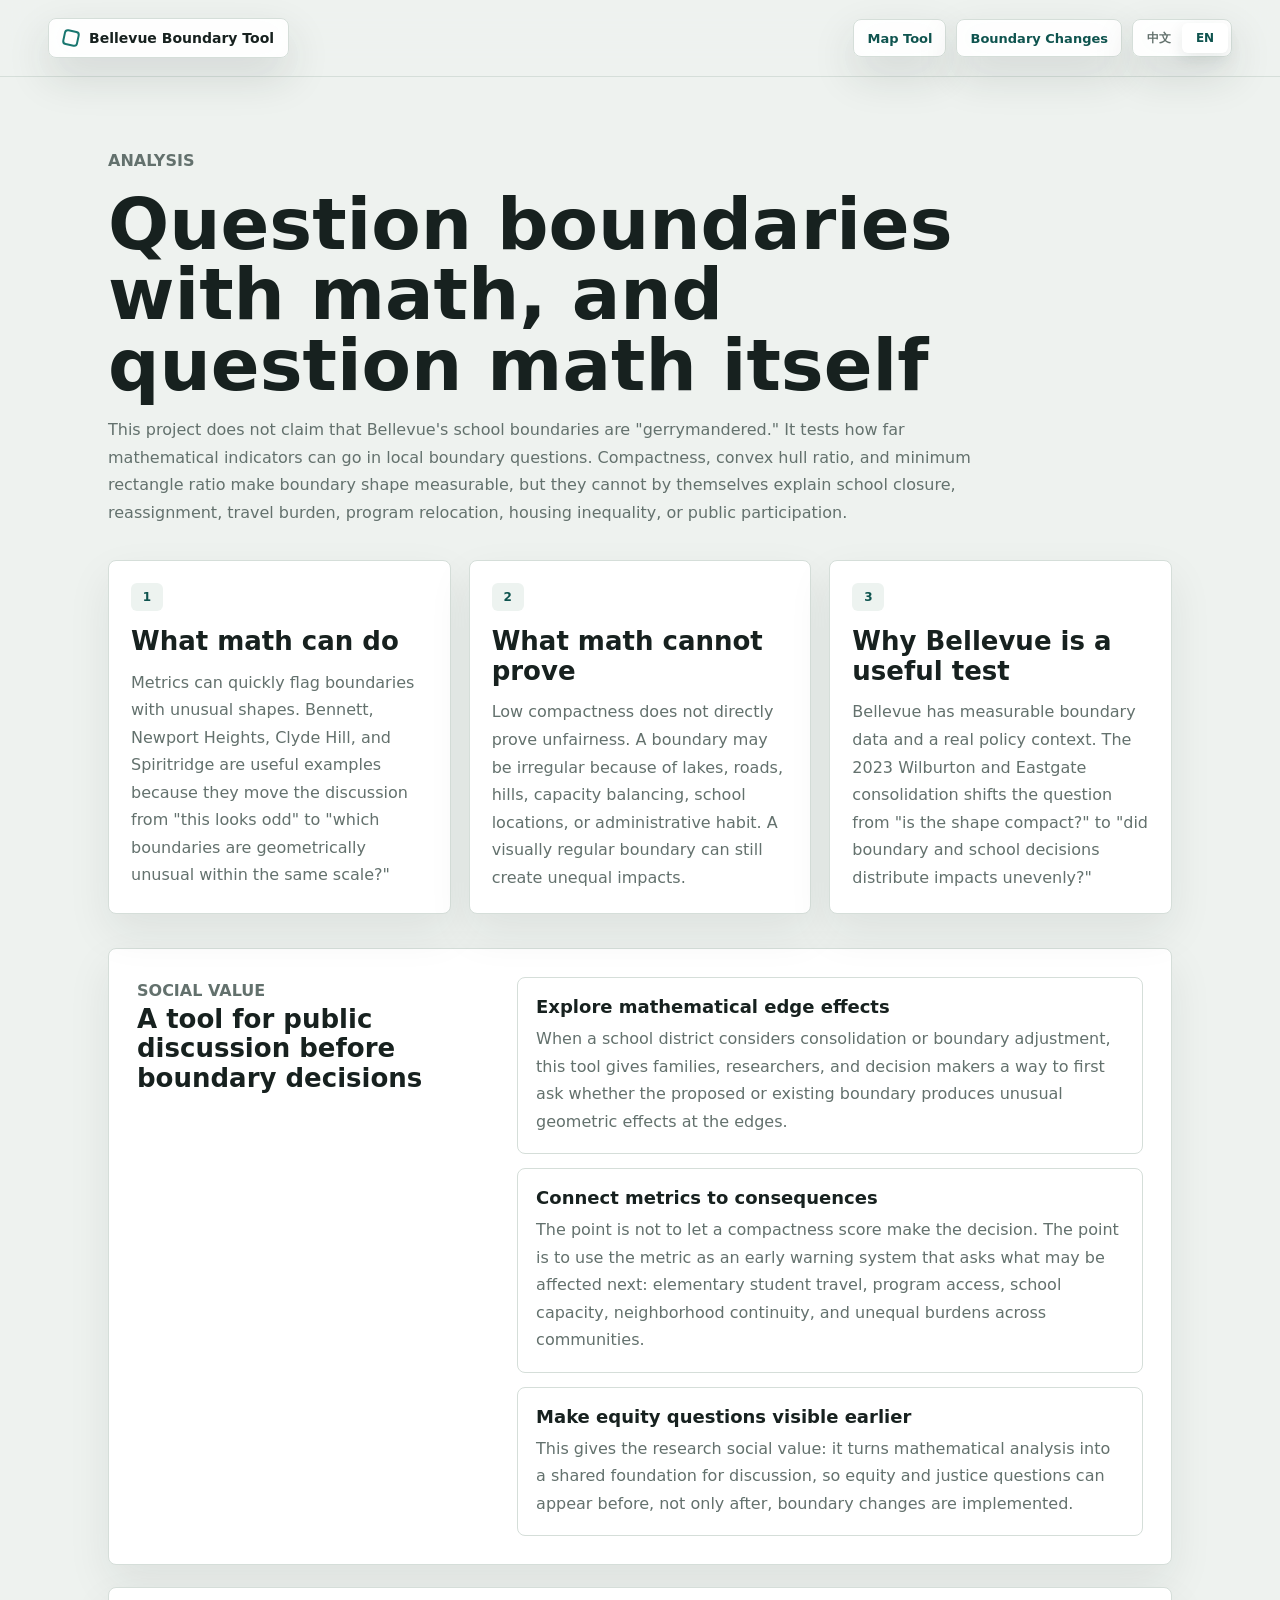
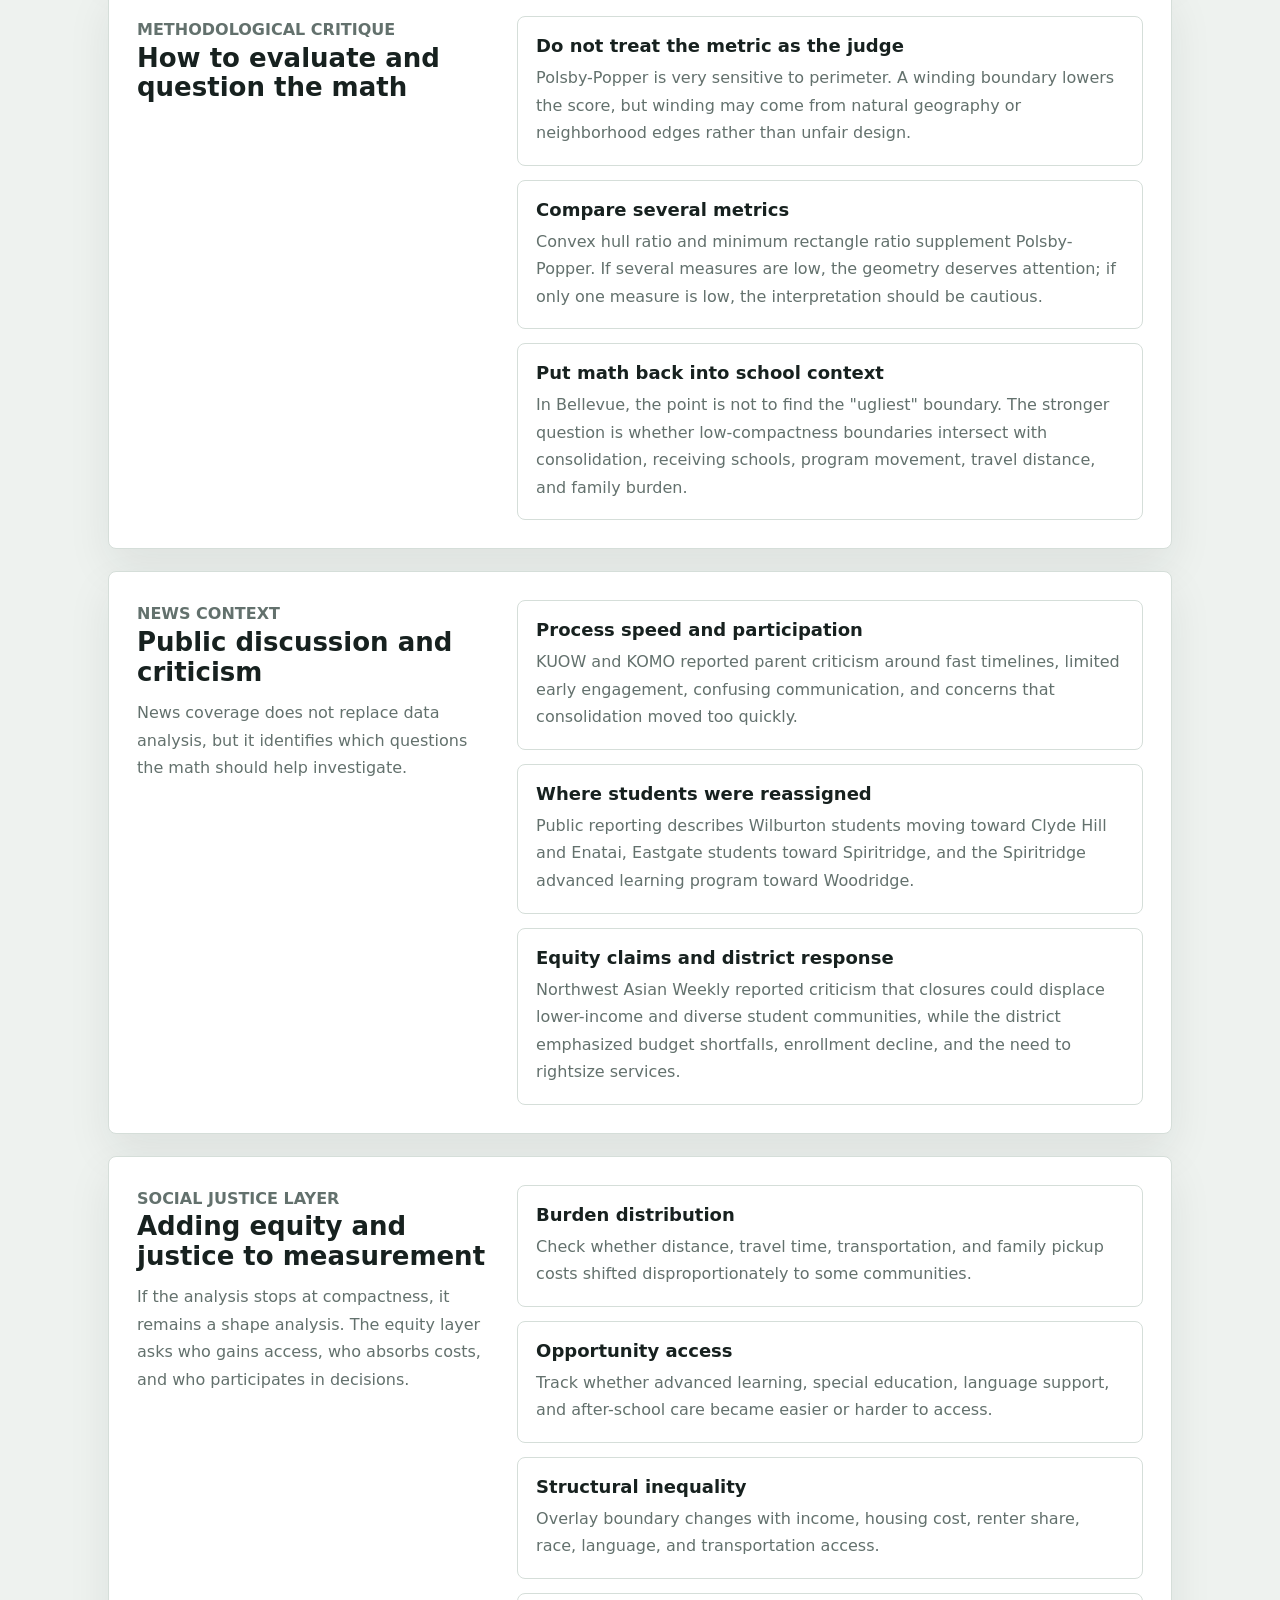
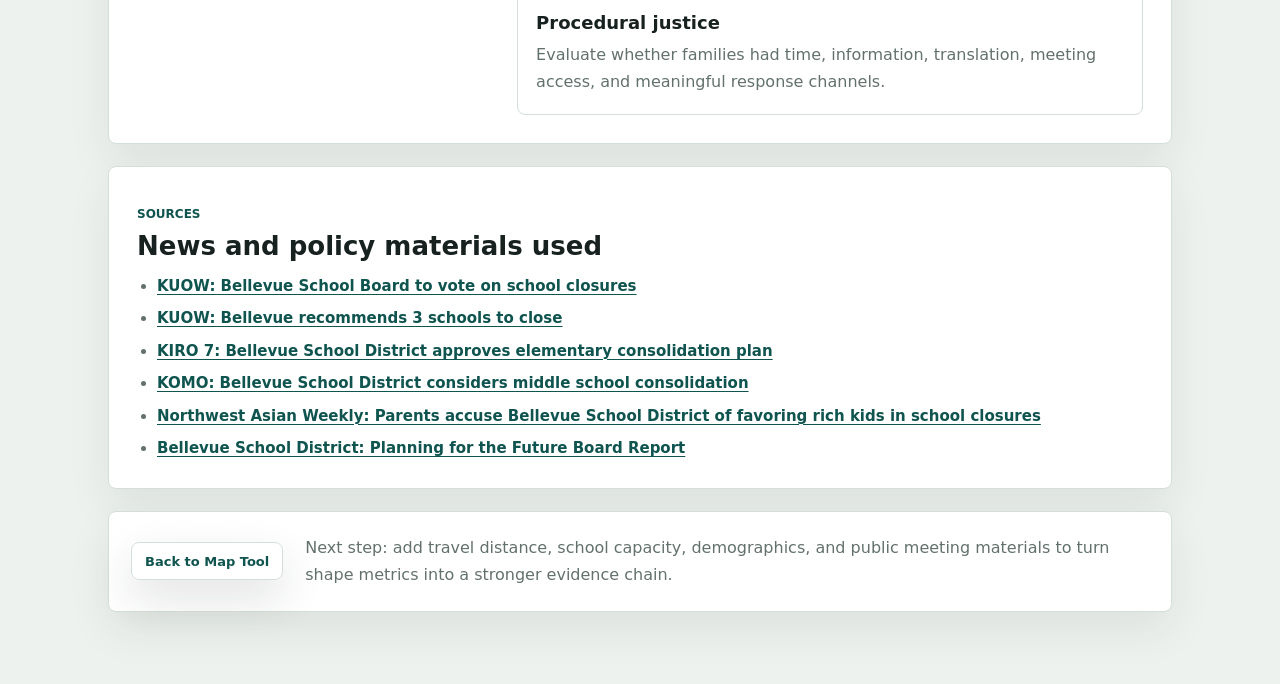
<file: analysis.html>
<!doctype html>
<html lang="en">
  <head>
    <meta charset="utf-8" />
    <meta name="viewport" content="width=device-width, initial-scale=1" />
    <title>Boundary Metrics Analysis and Critique</title>
    <link rel="stylesheet" href="styles.css?v=lang-toggle-1" />
  </head>
  <body class="analysis-page" data-zh-title="边界指标分析与批判">
    <header class="analysis-header">
      <a class="brand" href="index.html" aria-label="Back to Bellevue Boundary Tool">
        <span class="brand-mark"></span>
        <span data-en="Bellevue Boundary Tool" data-zh="Bellevue 边界工具">Bellevue Boundary Tool</span>
      </a>
      <div class="change-nav">
        <a class="nav-link" href="index.html" data-en="Map Tool" data-zh="地图工具">Map Tool</a>
        <a class="nav-link" href="changes.html" data-en="Boundary Changes" data-zh="边界变化">Boundary Changes</a>
        <div class="language-toggle" role="group" aria-label="Language switcher">
          <button class="language-button" type="button" data-lang="zh">中文</button>
          <button class="language-button active" type="button" data-lang="en">EN</button>
        </div>
      </div>
    </header>

    <main class="analysis-main">
      <section class="analysis-hero">
        <p class="eyeline" data-en="Analysis" data-zh="分析">Analysis</p>
        <h1 data-en="Question boundaries with math, and question math itself" data-zh="用数学质疑边界，也质疑数学本身">Question boundaries with math, and question math itself</h1>
        <p class="lang-en">
          This project does not claim that Bellevue's school boundaries are "gerrymandered." It tests how far mathematical indicators can go in local boundary questions. Compactness, convex hull ratio, and minimum rectangle ratio make boundary shape measurable, but they cannot by themselves explain school closure, reassignment, travel burden, program relocation, housing inequality, or public participation.
        </p>
        <p class="lang-zh zh-text">
          这个项目不是要证明 Bellevue 学区边界被“操纵”，而是测试数学指标在地方边界问题中能走多远。紧凑度、凸包比例、最小矩形比例可以把边界形状变成可比较的证据，但它们不能单独解释学校关闭、学生重新分配、通勤负担、项目迁移、住房差异或公共参与。
        </p>
      </section>

      <section class="argument-grid">
        <article>
          <span>1</span>
          <h2 data-en="What math can do" data-zh="数学能做什么">What math can do</h2>
          <p class="lang-en">Metrics can quickly flag boundaries with unusual shapes. Bennett, Newport Heights, Clyde Hill, and Spiritridge are useful examples because they move the discussion from "this looks odd" to "which boundaries are geometrically unusual within the same scale?"</p>
          <p class="lang-zh zh-text">数学指标可以快速标记形状异常的边界。例如 Bennett、Newport Heights、Clyde Hill 和 Spiritridge 能把讨论从“感觉边界奇怪”转为“哪些边界在同一尺度下显著不规则”。</p>
        </article>
        <article>
          <span>2</span>
          <h2 data-en="What math cannot prove" data-zh="数学不能证明什么">What math cannot prove</h2>
          <p class="lang-en">Low compactness does not directly prove unfairness. A boundary may be irregular because of lakes, roads, hills, capacity balancing, school locations, or administrative habit. A visually regular boundary can still create unequal impacts.</p>
          <p class="lang-zh zh-text">低紧凑度不能直接证明不公平。边界可能因为湖泊、道路、山坡、容量平衡、校舍位置或行政习惯而不规则；反过来，规则边界也可能造成不均等影响。</p>
        </article>
        <article>
          <span>3</span>
          <h2 data-en="Why Bellevue is a useful test" data-zh="为什么 Bellevue 适合作为案例">Why Bellevue is a useful test</h2>
          <p class="lang-en">Bellevue has measurable boundary data and a real policy context. The 2023 Wilburton and Eastgate consolidation shifts the question from "is the shape compact?" to "did boundary and school decisions distribute impacts unevenly?"</p>
          <p class="lang-zh zh-text">Bellevue 同时有可测量的边界数据和真实政策语境。2023 年 Wilburton 与 Eastgate 的整合，使问题从“形状是否紧凑”转为“边界和学校决策是否把影响不均等地分配给不同家庭”。</p>
        </article>
      </section>

      <section class="analysis-section">
        <div>
          <p class="eyeline" data-en="Social Value" data-zh="社会价值">Social Value</p>
          <h2 data-en="A tool for public discussion before boundary decisions" data-zh="一个用于学区调整前公共讨论的工具">A tool for public discussion before boundary decisions</h2>
        </div>
        <div class="critique-list">
          <article>
            <h3 data-en="Explore mathematical edge effects" data-zh="探索数学上的边缘影响">Explore mathematical edge effects</h3>
            <p class="lang-en">When a school district considers consolidation or boundary adjustment, this tool gives families, researchers, and decision makers a way to first ask whether the proposed or existing boundary produces unusual geometric effects at the edges.</p>
            <p class="lang-zh zh-text">当学区考虑合并或调整边界时，这个工具至少提供了一个探索入口：让家庭、研究者和决策者先看到现有或拟议边界是否在数学上产生了一些边缘效应。</p>
          </article>
          <article>
            <h3 data-en="Connect metrics to consequences" data-zh="把指标连接到后果">Connect metrics to consequences</h3>
            <p class="lang-en">The point is not to let a compactness score make the decision. The point is to use the metric as an early warning system that asks what may be affected next: elementary student travel, program access, school capacity, neighborhood continuity, and unequal burdens across communities.</p>
            <p class="lang-zh zh-text">重点不是让紧凑度分数替我们做决定，而是把指标作为早期提醒：它提示我们继续追问，哪些东西可能被影响，比如小学生通勤、项目可达性、学校容量、社区连续性，以及不同社区承担的负担是否不平等。</p>
          </article>
          <article>
            <h3 data-en="Make equity questions visible earlier" data-zh="更早看见公平问题">Make equity questions visible earlier</h3>
            <p class="lang-en">This gives the research social value: it turns mathematical analysis into a shared foundation for discussion, so equity and justice questions can appear before, not only after, boundary changes are implemented.</p>
            <p class="lang-zh zh-text">这正是这个研究的社会价值：它把数学分析转化为一个共同讨论的基础，让公平正义问题能够在边界变化实施之前就被看见，而不是等影响发生之后才被讨论。</p>
          </article>
        </div>
      </section>

      <section class="analysis-section">
        <div>
          <p class="eyeline" data-en="Methodological Critique" data-zh="方法批判">Methodological Critique</p>
          <h2 data-en="How to evaluate and question the math" data-zh="怎样评价并质疑这些数学分析">How to evaluate and question the math</h2>
        </div>
        <div class="critique-list">
          <article>
            <h3 data-en="Do not treat the metric as the judge" data-zh="不要把指标当作裁判">Do not treat the metric as the judge</h3>
            <p class="lang-en">Polsby-Popper is very sensitive to perimeter. A winding boundary lowers the score, but winding may come from natural geography or neighborhood edges rather than unfair design.</p>
            <p class="lang-zh zh-text">Polsby-Popper 对周长非常敏感。边界越曲折，分数越低，但曲折可能来自自然地理或街区边缘，不一定来自不公平设计。</p>
          </article>
          <article>
            <h3 data-en="Compare several metrics" data-zh="比较多个指标">Compare several metrics</h3>
            <p class="lang-en">Convex hull ratio and minimum rectangle ratio supplement Polsby-Popper. If several measures are low, the geometry deserves attention; if only one measure is low, the interpretation should be cautious.</p>
            <p class="lang-zh zh-text">凸包比例和最小矩形比例可以补充 Polsby-Popper。如果多个指标都低，几何异常更值得关注；如果只有一个指标低，就需要谨慎解释。</p>
          </article>
          <article>
            <h3 data-en="Put math back into school context" data-zh="把数学放回学区语境">Put math back into school context</h3>
            <p class="lang-en">In Bellevue, the point is not to find the "ugliest" boundary. The stronger question is whether low-compactness boundaries intersect with consolidation, receiving schools, program movement, travel distance, and family burden.</p>
            <p class="lang-zh zh-text">对 Bellevue 来说，重点不是找“最丑”的边界，而是看低紧凑度边界是否与学校整合、接收学校、项目迁移、交通距离和家庭负担相交叉。</p>
          </article>
        </div>
      </section>

      <section class="analysis-section">
        <div>
          <p class="eyeline" data-en="News Context" data-zh="新闻语境">News Context</p>
          <h2 data-en="Public discussion and criticism" data-zh="公共讨论与批评">Public discussion and criticism</h2>
          <p class="lang-en">News coverage does not replace data analysis, but it identifies which questions the math should help investigate.</p>
          <p class="lang-zh zh-text">新闻报道不能替代数据分析，但它能告诉我们应该用数学指标去追问哪些问题。</p>
        </div>
        <div class="critique-list">
          <article>
            <h3 data-en="Process speed and participation" data-zh="流程速度与参与">Process speed and participation</h3>
            <p class="lang-en">KUOW and KOMO reported parent criticism around fast timelines, limited early engagement, confusing communication, and concerns that consolidation moved too quickly.</p>
            <p class="lang-zh zh-text">KUOW 和 KOMO 报道了家长对关闭时间线过快、早期参与不足、沟通混乱和推进过快的批评。</p>
          </article>
          <article>
            <h3 data-en="Where students were reassigned" data-zh="学生被分到哪里">Where students were reassigned</h3>
            <p class="lang-en">Public reporting describes Wilburton students moving toward Clyde Hill and Enatai, Eastgate students toward Spiritridge, and the Spiritridge advanced learning program toward Woodridge.</p>
            <p class="lang-zh zh-text">公开报道显示，Wilburton 学生转向 Clyde Hill 与 Enatai，Eastgate 学生转向 Spiritridge，Spiritridge 的高级学习项目迁往 Woodridge。</p>
          </article>
          <article>
            <h3 data-en="Equity claims and district response" data-zh="公平性指控与学区回应">Equity claims and district response</h3>
            <p class="lang-en">Northwest Asian Weekly reported criticism that closures could displace lower-income and diverse student communities, while the district emphasized budget shortfalls, enrollment decline, and the need to rightsize services.</p>
            <p class="lang-zh zh-text">Northwest Asian Weekly 报道了关于低收入和多元学生群体被迁出的批评；学区则强调预算短缺、入学人数下降和维持服务所需的 rightsizing。</p>
          </article>
        </div>
      </section>

      <section class="analysis-section">
        <div>
          <p class="eyeline" data-en="Social Justice Layer" data-zh="社会公平层">Social Justice Layer</p>
          <h2 data-en="Adding equity and justice to measurement" data-zh="把公平正义加入测量">Adding equity and justice to measurement</h2>
          <p class="lang-en">If the analysis stops at compactness, it remains a shape analysis. The equity layer asks who gains access, who absorbs costs, and who participates in decisions.</p>
          <p class="lang-zh zh-text">如果分析停留在紧凑度，它仍然只是形状分析。公平正义层要求我们追问：谁获得机会，谁承担成本，谁参与决策。</p>
        </div>
        <div class="critique-list">
          <article>
            <h3 data-en="Burden distribution" data-zh="负担分配">Burden distribution</h3>
            <p class="lang-en">Check whether distance, travel time, transportation, and family pickup costs shifted disproportionately to some communities.</p>
            <p class="lang-zh zh-text">检查距离、通勤时间、交通方式和家庭接送成本是否被不成比例地转移到某些社区。</p>
          </article>
          <article>
            <h3 data-en="Opportunity access" data-zh="机会可达性">Opportunity access</h3>
            <p class="lang-en">Track whether advanced learning, special education, language support, and after-school care became easier or harder to access.</p>
            <p class="lang-zh zh-text">追踪高级学习、特殊教育、语言支持和课后照护等项目是否变得更容易或更难获得。</p>
          </article>
          <article>
            <h3 data-en="Structural inequality" data-zh="结构性差异">Structural inequality</h3>
            <p class="lang-en">Overlay boundary changes with income, housing cost, renter share, race, language, and transportation access.</p>
            <p class="lang-zh zh-text">将边界变化与收入、住房成本、租房比例、族裔、语言和交通可达性叠加。</p>
          </article>
          <article>
            <h3 data-en="Procedural justice" data-zh="程序正义">Procedural justice</h3>
            <p class="lang-en">Evaluate whether families had time, information, translation, meeting access, and meaningful response channels.</p>
            <p class="lang-zh zh-text">评价家庭是否有足够时间、信息、翻译、会议渠道和真实反馈机会。</p>
          </article>
        </div>
      </section>

      <section class="source-section">
        <p class="eyeline" data-en="Sources" data-zh="来源">Sources</p>
        <h2 data-en="News and policy materials used" data-zh="引入的新闻与政策材料">News and policy materials used</h2>
        <ul>
          <li><a href="https://www.kuow.org/stories/bellevue-school-board-to-vote-on-school-closures" target="_blank" rel="noreferrer">KUOW: Bellevue School Board to vote on school closures</a></li>
          <li><a href="https://www.kuow.org/stories/bellevue-school-district-recommends-closing-3-schools" target="_blank" rel="noreferrer">KUOW: Bellevue recommends 3 schools to close</a></li>
          <li><a href="https://www.kiro7.com/news/local/bellevue-school-district-board-vote-elementary-consolidation-plan-thursday/BTO5XX7VUFHQTOV3DJOUIUM2AU/" target="_blank" rel="noreferrer">KIRO 7: Bellevue School District approves elementary consolidation plan</a></li>
          <li><a href="https://komonews.com/news/local/bellevue-school-district-consolidation-middle-schools-elementary-wilburton-eastgate-close-meetings-sixth-seventh-eighth-grade-enrollment-new-program-increase-calendar-schedule" target="_blank" rel="noreferrer">KOMO: Bellevue School District considers middle school consolidation</a></li>
          <li><a href="https://nwasianweekly.com/2023/08/parents-accuse-bellevue-school-district-of-favoring-rich-kids-in-school-closures/" target="_blank" rel="noreferrer">Northwest Asian Weekly: Parents accuse Bellevue School District of favoring rich kids in school closures</a></li>
          <li><a href="https://go.boarddocs.com/wa/bsd405/Board.nsf/files/CNW2UL03E3E8/%24file/Planning%20for%20the%20Future%20Board%20Report.pdf" target="_blank" rel="noreferrer">Bellevue School District: Planning for the Future Board Report</a></li>
        </ul>
      </section>

      <section class="analysis-footer">
        <a class="nav-link" href="index.html" data-en="Back to Map Tool" data-zh="返回地图工具">Back to Map Tool</a>
        <p class="lang-en">Next step: add travel distance, school capacity, demographics, and public meeting materials to turn shape metrics into a stronger evidence chain.</p>
        <p class="lang-zh zh-text">下一步：加入通勤距离、学校容量、人口结构和公共会议材料，把形状指标转化为更强的证据链。</p>
      </section>
    </main>
    <script src="page-lang.js?v=lang-toggle-1"></script>
  </body>
</html>
</file>
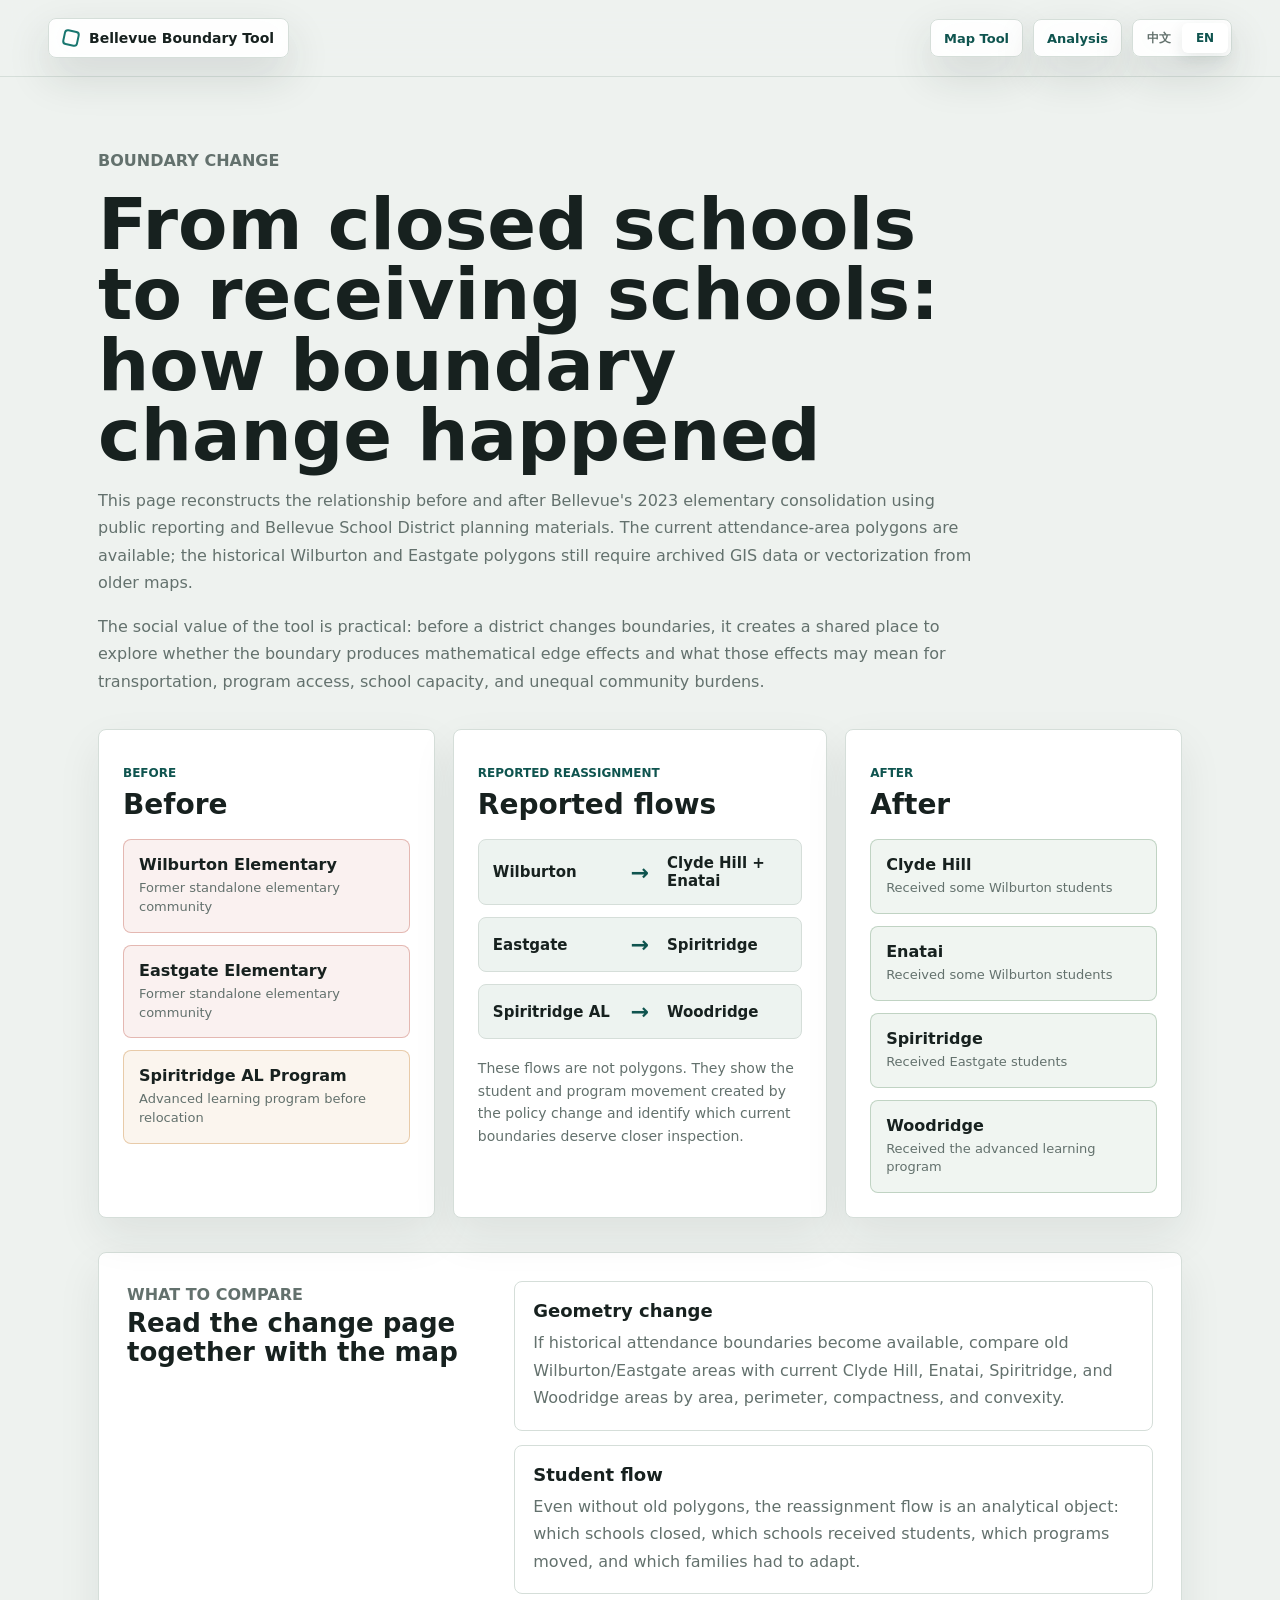
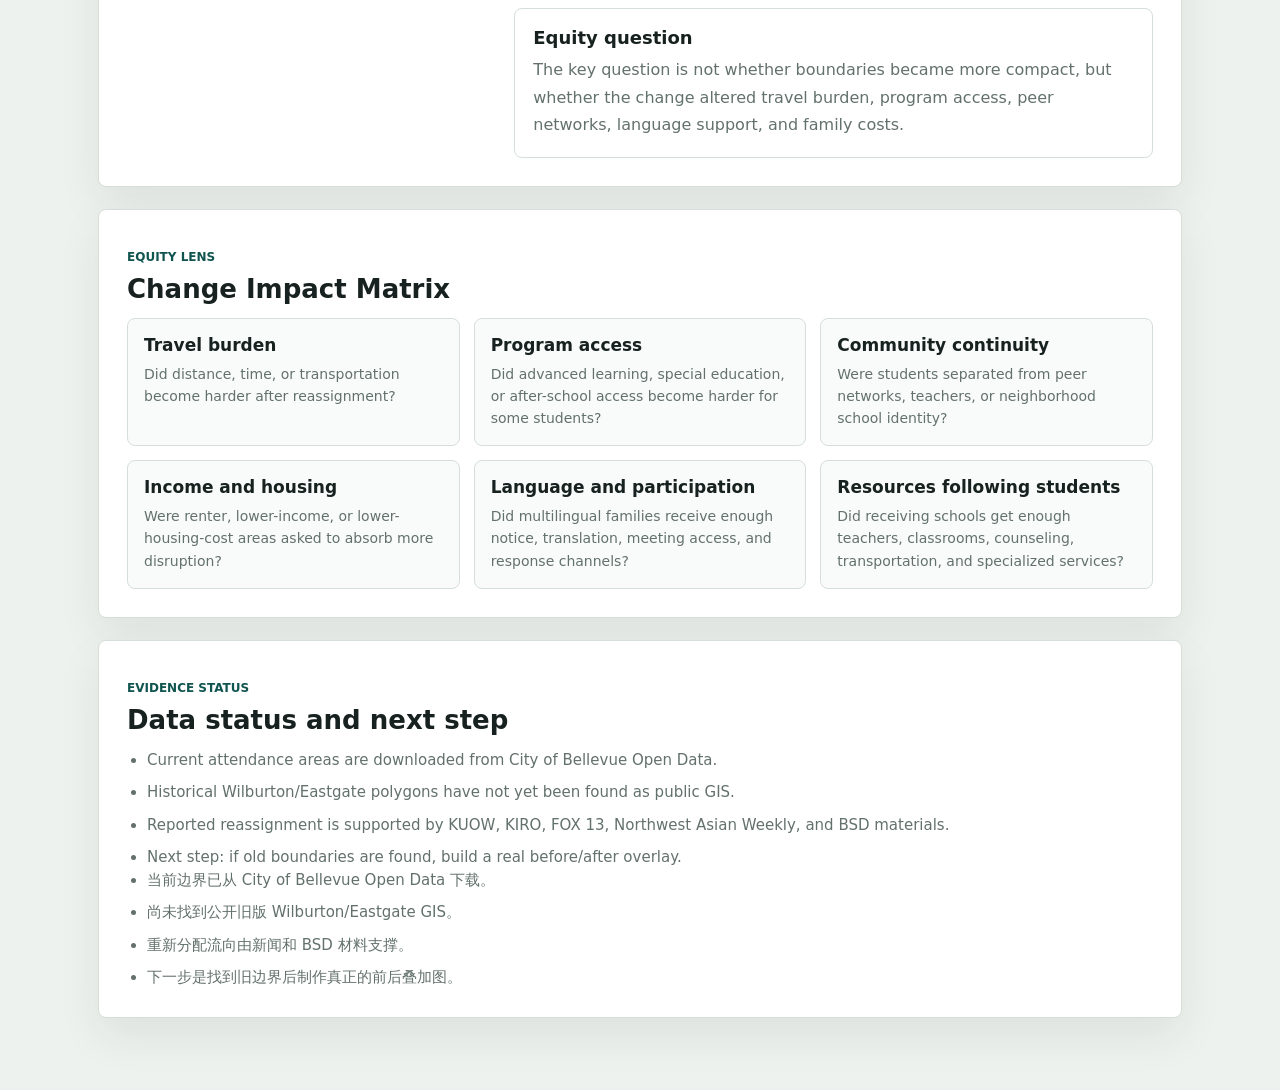
<file: changes.html>
<!doctype html>
<html lang="en">
  <head>
    <meta charset="utf-8" />
    <meta name="viewport" content="width=device-width, initial-scale=1" />
    <title>Bellevue Boundary Changes</title>
    <link rel="stylesheet" href="styles.css?v=lang-toggle-1" />
  </head>
  <body class="changes-page" data-zh-title="Bellevue 边界变化">
    <header class="analysis-header">
      <a class="brand" href="index.html" aria-label="Back to Bellevue Boundary Tool">
        <span class="brand-mark"></span>
        <span data-en="Bellevue Boundary Tool" data-zh="Bellevue 边界工具">Bellevue Boundary Tool</span>
      </a>
      <div class="change-nav">
        <a class="nav-link" href="index.html" data-en="Map Tool" data-zh="地图工具">Map Tool</a>
        <a class="nav-link" href="analysis.html" data-en="Analysis" data-zh="分析">Analysis</a>
        <div class="language-toggle" role="group" aria-label="Language switcher">
          <button class="language-button" type="button" data-lang="zh">中文</button>
          <button class="language-button active" type="button" data-lang="en">EN</button>
        </div>
      </div>
    </header>

    <main class="changes-main">
      <section class="analysis-hero">
        <p class="eyeline" data-en="Boundary Change" data-zh="边界变化">Boundary Change</p>
        <h1 data-en="From closed schools to receiving schools: how boundary change happened" data-zh="从关闭学校到接收学校：边界变化如何发生">From closed schools to receiving schools: how boundary change happened</h1>
        <p class="lang-en">
          This page reconstructs the relationship before and after Bellevue's 2023 elementary consolidation using public reporting and Bellevue School District planning materials. The current attendance-area polygons are available; the historical Wilburton and Eastgate polygons still require archived GIS data or vectorization from older maps.
        </p>
        <p class="lang-en">
          The social value of the tool is practical: before a district changes boundaries, it creates a shared place to explore whether the boundary produces mathematical edge effects and what those effects may mean for transportation, program access, school capacity, and unequal community burdens.
        </p>
        <p class="lang-zh zh-text">
          本页根据公开报道和 Bellevue School District 的规划材料，重建 2023 年小学整合前后的变化关系。当前入学区域 polygon 已经可用；旧版 Wilburton 与 Eastgate 的精确边界仍需要历史 GIS 或旧地图矢量化。
        </p>
        <p class="lang-zh zh-text">
          这个工具的社会价值很实际：在学区真正调整边界之前，它提供了一个共同探索的平台，帮助我们先看边界是否产生数学上的边缘影响，并进一步追问这些影响如何关联到交通、项目可达性、学校容量，以及不同社区承担的不平等负担。
        </p>
      </section>

      <section class="change-board">
        <article class="change-column before">
          <p class="eyeline" data-en="Before" data-zh="整合前">Before</p>
          <h2 data-en="Before" data-zh="整合前">Before</h2>
          <div class="school-stack">
            <div class="school-card closed">
              <strong>Wilburton Elementary</strong>
              <span data-en="Former standalone elementary community" data-zh="原独立小学社区">Former standalone elementary community</span>
            </div>
            <div class="school-card closed">
              <strong>Eastgate Elementary</strong>
              <span data-en="Former standalone elementary community" data-zh="原独立小学社区">Former standalone elementary community</span>
            </div>
            <div class="school-card program">
              <strong>Spiritridge AL Program</strong>
              <span data-en="Advanced learning program before relocation" data-zh="迁移前的高级学习项目">Advanced learning program before relocation</span>
            </div>
          </div>
        </article>

        <article class="flow-column">
          <p class="eyeline" data-en="Reported Reassignment" data-zh="公开报道流向">Reported Reassignment</p>
          <h2 data-en="Reported flows" data-zh="报道中的流向">Reported flows</h2>
          <div class="flow-list">
            <div class="flow-row">
              <span>Wilburton</span>
              <b>→</b>
              <span>Clyde Hill + Enatai</span>
            </div>
            <div class="flow-row">
              <span>Eastgate</span>
              <b>→</b>
              <span>Spiritridge</span>
            </div>
            <div class="flow-row">
              <span>Spiritridge AL</span>
              <b>→</b>
              <span>Woodridge</span>
            </div>
          </div>
          <p class="change-note lang-en">These flows are not polygons. They show the student and program movement created by the policy change and identify which current boundaries deserve closer inspection.</p>
          <p class="change-note lang-zh zh-text">这些流向不是几何边界本身，而是政策变化产生的学生与项目迁移关系，帮助确定哪些当前边界值得重点检查。</p>
        </article>

        <article class="change-column after">
          <p class="eyeline" data-en="After" data-zh="整合后">After</p>
          <h2 data-en="After" data-zh="整合后">After</h2>
          <div class="school-stack">
            <div class="school-card receiver">
              <strong>Clyde Hill</strong>
              <span data-en="Received some Wilburton students" data-zh="接收 Wilburton 部分学生">Received some Wilburton students</span>
            </div>
            <div class="school-card receiver">
              <strong>Enatai</strong>
              <span data-en="Received some Wilburton students" data-zh="接收 Wilburton 部分学生">Received some Wilburton students</span>
            </div>
            <div class="school-card receiver">
              <strong>Spiritridge</strong>
              <span data-en="Received Eastgate students" data-zh="接收 Eastgate 学生">Received Eastgate students</span>
            </div>
            <div class="school-card receiver">
              <strong>Woodridge</strong>
              <span data-en="Received the advanced learning program" data-zh="接收高级学习项目">Received the advanced learning program</span>
            </div>
          </div>
        </article>
      </section>

      <section class="analysis-section">
        <div>
          <p class="eyeline" data-en="What To Compare" data-zh="比较什么">What To Compare</p>
          <h2 data-en="Read the change page together with the map" data-zh="变化页应该和地图页一起读">Read the change page together with the map</h2>
        </div>
        <div class="critique-list">
          <article>
            <h3 data-en="Geometry change" data-zh="几何变化">Geometry change</h3>
            <p class="lang-en">If historical attendance boundaries become available, compare old Wilburton/Eastgate areas with current Clyde Hill, Enatai, Spiritridge, and Woodridge areas by area, perimeter, compactness, and convexity.</p>
            <p class="lang-zh zh-text">如果能取得旧版入学边界，可以把旧 Wilburton/Eastgate 区域与当前 Clyde Hill、Enatai、Spiritridge、Woodridge 区域叠加，比较面积、周长、紧凑度和凸性。</p>
          </article>
          <article>
            <h3 data-en="Student flow" data-zh="学生流向">Student flow</h3>
            <p class="lang-en">Even without old polygons, the reassignment flow is an analytical object: which schools closed, which schools received students, which programs moved, and which families had to adapt.</p>
            <p class="lang-zh zh-text">即使没有旧 polygon，也可以先分析 reassignment flow：哪些学校关闭，哪些学校接收，哪些项目迁移，哪些家庭需要适应新的学校路径。</p>
          </article>
          <article>
            <h3 data-en="Equity question" data-zh="公平性质疑">Equity question</h3>
            <p class="lang-en">The key question is not whether boundaries became more compact, but whether the change altered travel burden, program access, peer networks, language support, and family costs.</p>
            <p class="lang-zh zh-text">真正关键的问题不是边界是否变得更紧凑，而是变化是否改变了通勤距离、项目可达性、同伴网络、多语言支持和家庭负担。</p>
          </article>
        </div>
      </section>

      <section class="source-section equity-matrix">
        <p class="eyeline" data-en="Equity Lens" data-zh="公平视角">Equity Lens</p>
        <h2 data-en="Change Impact Matrix" data-zh="变化影响矩阵">Change Impact Matrix</h2>
        <div class="equity-grid">
          <article>
            <h3 data-en="Travel burden" data-zh="通勤负担">Travel burden</h3>
            <p class="lang-en">Did distance, time, or transportation become harder after reassignment?</p>
            <p class="lang-zh zh-text">重新分配后，距离、时间或交通安排是否变得更困难？</p>
          </article>
          <article>
            <h3 data-en="Program access" data-zh="项目可达性">Program access</h3>
            <p class="lang-en">Did advanced learning, special education, or after-school access become harder for some students?</p>
            <p class="lang-zh zh-text">高级学习、特殊教育或课后服务是否对某些学生更难获得？</p>
          </article>
          <article>
            <h3 data-en="Community continuity" data-zh="社区连续性">Community continuity</h3>
            <p class="lang-en">Were students separated from peer networks, teachers, or neighborhood school identity?</p>
            <p class="lang-zh zh-text">学生是否被拆离同伴网络、老师关系或社区学校身份？</p>
          </article>
          <article>
            <h3 data-en="Income and housing" data-zh="收入与住房">Income and housing</h3>
            <p class="lang-en">Were renter, lower-income, or lower-housing-cost areas asked to absorb more disruption?</p>
            <p class="lang-zh zh-text">租房、低收入或房价较低区域是否承担了更多变化成本？</p>
          </article>
          <article>
            <h3 data-en="Language and participation" data-zh="语言与参与">Language and participation</h3>
            <p class="lang-en">Did multilingual families receive enough notice, translation, meeting access, and response channels?</p>
            <p class="lang-zh zh-text">多语言家庭是否获得足够通知、翻译、会议机会和反馈渠道？</p>
          </article>
          <article>
            <h3 data-en="Resources following students" data-zh="资源是否跟随学生">Resources following students</h3>
            <p class="lang-en">Did receiving schools get enough teachers, classrooms, counseling, transportation, and specialized services?</p>
            <p class="lang-zh zh-text">接收学校是否获得足够教师、教室、辅导、交通和特殊服务资源？</p>
          </article>
        </div>
      </section>

      <section class="source-section">
        <p class="eyeline" data-en="Evidence Status" data-zh="数据状态">Evidence Status</p>
        <h2 data-en="Data status and next step" data-zh="数据状态与下一步">Data status and next step</h2>
        <ul class="lang-en">
          <li>Current attendance areas are downloaded from City of Bellevue Open Data.</li>
          <li>Historical Wilburton/Eastgate polygons have not yet been found as public GIS.</li>
          <li>Reported reassignment is supported by KUOW, KIRO, FOX 13, Northwest Asian Weekly, and BSD materials.</li>
          <li>Next step: if old boundaries are found, build a real before/after overlay.</li>
        </ul>
        <ul class="lang-zh zh-text">
          <li>当前边界已从 City of Bellevue Open Data 下载。</li>
          <li>尚未找到公开旧版 Wilburton/Eastgate GIS。</li>
          <li>重新分配流向由新闻和 BSD 材料支撑。</li>
          <li>下一步是找到旧边界后制作真正的前后叠加图。</li>
        </ul>
      </section>
    </main>
    <script src="page-lang.js?v=lang-toggle-1"></script>
  </body>
</html>
</file>
<file: styles.css>
:root {
  --bg: #eef2ef;
  --surface: #ffffff;
  --surface-soft: rgba(255, 255, 255, 0.94);
  --surface-quiet: #edf3f0;
  --text: #17211f;
  --muted: #63716d;
  --border: #d5ded9;
  --teal: #18766f;
  --teal-dark: #0f544f;
  --amber: #c77b2a;
  --rust: #b94f3f;
  --green: #6e9a72;
  --shadow: 0 18px 44px rgba(28, 41, 36, 0.14);
}

* {
  box-sizing: border-box;
}

html,
body {
  width: 100%;
  min-height: 100%;
}

body {
  margin: 0;
  background: var(--bg);
  color: var(--text);
  font-family:
    Inter, ui-sans-serif, system-ui, -apple-system, BlinkMacSystemFont, "Segoe UI",
    sans-serif;
  letter-spacing: 0;
  overflow: hidden;
}

a {
  color: inherit;
  text-decoration: none;
}

button {
  font: inherit;
}

.app-shell {
  position: relative;
  width: 100vw;
  height: 100vh;
  min-height: 720px;
  overflow: hidden;
}

#map {
  position: absolute;
  inset: 0;
  z-index: 1;
  background: #e3e9e6;
}

.topbar {
  position: absolute;
  top: 18px;
  left: 18px;
  right: 18px;
  z-index: 20;
  display: flex;
  align-items: center;
  justify-content: space-between;
  gap: 18px;
  pointer-events: none;
}

.brand,
.topbar-meta,
.panel,
.map-caption {
  pointer-events: auto;
}

.brand {
  display: inline-flex;
  align-items: center;
  gap: 10px;
  min-height: 40px;
  padding: 0 14px;
  background: var(--surface-soft);
  border: 1px solid var(--border);
  border-radius: 8px;
  box-shadow: var(--shadow);
  font-size: 14px;
  font-weight: 800;
  backdrop-filter: blur(16px);
}

.brand-mark {
  width: 16px;
  height: 16px;
  border: 2px solid var(--teal);
  border-radius: 4px;
  transform: rotate(12deg);
}

.topbar-meta {
  display: flex;
  align-items: center;
  gap: 12px;
}

.language-toggle {
  display: inline-grid;
  grid-template-columns: repeat(2, minmax(46px, 1fr));
  padding: 3px;
  background: var(--surface-soft);
  border: 1px solid var(--border);
  border-radius: 8px;
  box-shadow: var(--shadow);
  backdrop-filter: blur(16px);
}

.language-button {
  min-height: 30px;
  padding: 0 10px;
  border: 0;
  border-radius: 6px;
  background: transparent;
  color: var(--muted);
  font-size: 12px;
  font-weight: 800;
  cursor: pointer;
}

.language-button.active {
  background: var(--surface);
  color: var(--teal-dark);
  box-shadow: 0 6px 16px rgba(25, 56, 50, 0.1);
}

.nav-link {
  display: inline-flex;
  align-items: center;
  justify-content: center;
  min-height: 38px;
  padding: 0 13px;
  background: var(--surface-soft);
  border: 1px solid var(--border);
  border-radius: 8px;
  box-shadow: var(--shadow);
  color: var(--teal-dark);
  font-size: 13px;
  font-weight: 820;
  backdrop-filter: blur(16px);
}

.panel {
  position: absolute;
  top: 76px;
  z-index: 10;
  width: 330px;
  max-height: calc(100vh - 110px);
  overflow: auto;
  background: var(--surface-soft);
  border: 1px solid var(--border);
  border-radius: 8px;
  box-shadow: var(--shadow);
  backdrop-filter: blur(18px);
}

.panel-left {
  left: 18px;
}

.panel-right {
  right: 18px;
  width: 360px;
}

.panel-section {
  padding: 20px;
  border-bottom: 1px solid var(--border);
}

.panel-section:last-child {
  border-bottom: 0;
}

.section-title span {
  display: block;
  font-size: 18px;
  font-weight: 820;
}

.section-title small {
  display: block;
  margin-top: 5px;
  color: var(--muted);
  font-size: 13px;
  line-height: 1.4;
}

.eyeline {
  display: block;
  margin-bottom: 10px;
  color: var(--teal-dark);
  font-size: 12px;
  font-weight: 850;
  letter-spacing: 0;
  text-transform: uppercase;
}

.segmented {
  display: grid;
  grid-template-columns: repeat(3, minmax(0, 1fr));
  margin-top: 16px;
  padding: 4px;
  background: var(--surface-quiet);
  border: 1px solid var(--border);
  border-radius: 8px;
}

.level-button {
  min-height: 38px;
  border: 0;
  border-radius: 6px;
  background: transparent;
  color: var(--muted);
  font-size: 13px;
  font-weight: 800;
  cursor: pointer;
}

.level-button.active {
  background: var(--surface);
  color: var(--teal-dark);
  box-shadow: 0 8px 20px rgba(25, 56, 50, 0.1);
}

.metric-key {
  display: grid;
  gap: 10px;
  color: #46534f;
  font-size: 13px;
  font-weight: 680;
}

.metric-key div {
  display: flex;
  align-items: center;
  gap: 10px;
}

.swatch {
  width: 18px;
  height: 12px;
  border: 1px solid rgba(23, 33, 31, 0.15);
  border-radius: 3px;
}

.swatch.low {
  background: var(--rust);
}

.swatch.mid {
  background: var(--amber);
}

.swatch.high {
  background: var(--green);
}

.panel-note,
.selected-boundary p,
.priority-list li,
.method-steps p {
  color: var(--muted);
  font-size: 14px;
  line-height: 1.58;
}

.panel-note {
  margin: 0;
}

.selected-boundary h1 {
  margin: 0 0 16px;
  font-size: 30px;
  line-height: 1;
  font-weight: 860;
}

.selected-boundary dl {
  display: grid;
  grid-template-columns: repeat(2, minmax(0, 1fr));
  gap: 12px 14px;
  margin: 0 0 16px;
}

.selected-boundary dl div {
  display: grid;
  gap: 3px;
  min-width: 0;
}

.selected-boundary dt {
  color: var(--muted);
  font-size: 13px;
  font-weight: 700;
}

.selected-boundary dd {
  margin: 0;
  font-size: 17px;
  font-weight: 850;
  overflow-wrap: anywhere;
}

.selected-boundary p {
  margin: 0;
}

.priority-list ol {
  display: grid;
  gap: 10px;
  margin: 0;
  padding-left: 20px;
}

.priority-list li::marker {
  color: var(--teal);
  font-weight: 850;
}

.equity-list {
  display: grid;
  gap: 9px;
  margin: 0;
  padding: 0;
  list-style: none;
}

.equity-list li {
  padding: 10px 11px;
  background: var(--surface-quiet);
  border: 1px solid var(--border);
  border-radius: 8px;
  color: #46534f;
  font-size: 13px;
  font-weight: 720;
  line-height: 1.35;
}

.method-steps {
  display: grid;
  gap: 12px;
}

.method-steps article {
  display: grid;
  grid-template-columns: 30px minmax(0, 1fr);
  gap: 10px;
  align-items: start;
}

.method-steps span {
  display: inline-flex;
  align-items: center;
  justify-content: center;
  width: 28px;
  height: 26px;
  background: var(--surface-quiet);
  border-radius: 6px;
  color: var(--teal-dark);
  font-size: 12px;
  font-weight: 850;
}

.method-steps p {
  margin: 0;
}

.map-caption {
  position: absolute;
  left: 50%;
  bottom: 18px;
  z-index: 10;
  width: min(440px, calc(100vw - 40px));
  padding: 14px 16px;
  transform: translateX(-50%);
  background: rgba(255, 255, 255, 0.94);
  border: 1px solid var(--border);
  border-radius: 8px;
  box-shadow: var(--shadow);
  backdrop-filter: blur(18px);
}

.map-caption strong {
  display: block;
  margin-bottom: 4px;
  font-size: 15px;
}

.map-caption span {
  display: block;
  color: var(--muted);
  font-size: 13px;
  line-height: 1.4;
}

.maplibregl-ctrl-top-right {
  top: 82px;
  right: 398px;
}

@media (max-width: 1120px) {
  body {
    overflow: auto;
  }

  .app-shell {
    min-height: auto;
    height: auto;
    padding-top: calc(58vh + 18px);
    overflow: visible;
  }

  #map {
    position: absolute;
    top: 0;
    height: 58vh;
    min-height: 520px;
  }

  .topbar,
  .panel,
  .map-caption {
    position: relative;
    left: auto;
    right: auto;
    top: auto;
    bottom: auto;
    transform: none;
  }

  .topbar {
    position: absolute;
    top: 18px;
    left: 18px;
    right: 18px;
    z-index: 30;
    margin: 0;
    padding: 0;
  }

  .panel {
    width: auto;
    max-height: none;
    margin: 12px 18px;
  }

  .panel-right {
    width: auto;
  }

  .map-caption {
    position: absolute;
    top: calc(58vh - 104px);
    left: 18px;
    right: 18px;
    z-index: 12;
    width: auto;
    margin: 0;
  }

  .maplibregl-ctrl-top-right {
    top: 12px;
    right: 12px;
  }
}

@media (max-width: 680px) {
  .app-shell {
    padding-top: calc(56vh + 18px);
  }

  #map {
    height: 56vh;
    min-height: 500px;
  }

  .topbar {
    align-items: flex-start;
    flex-direction: column;
    gap: 10px;
  }

  .topbar-meta {
    width: 100%;
    justify-content: space-between;
  }

  .language-toggle {
    width: 122px;
    flex: 0 0 122px;
  }

  .brand {
    max-width: calc(100vw - 36px);
  }

  .map-caption {
    top: calc(56vh - 112px);
  }

  .panel-section {
    padding: 18px;
  }

  .segmented {
    grid-template-columns: 1fr;
  }

  .selected-boundary dl div {
    gap: 4px;
  }
}

.analysis-page {
  min-height: 100vh;
  overflow: auto;
}

.analysis-header {
  position: sticky;
  top: 0;
  z-index: 20;
  display: flex;
  align-items: center;
  justify-content: space-between;
  gap: 16px;
  padding: 18px clamp(18px, 4vw, 48px);
  background: rgba(238, 242, 239, 0.88);
  border-bottom: 1px solid var(--border);
  backdrop-filter: blur(16px);
}

.analysis-main {
  width: min(1160px, 100%);
  margin: 0 auto;
  padding: 54px clamp(18px, 4vw, 48px) 72px;
}

.analysis-hero {
  max-width: 880px;
  margin-bottom: 32px;
}

.analysis-hero h1 {
  margin: 0 0 16px;
  font-size: clamp(36px, 6vw, 72px);
  line-height: 0.98;
  font-weight: 880;
  letter-spacing: 0;
}

.analysis-hero p,
.analysis-section p,
.argument-grid p,
.analysis-footer p {
  color: var(--muted);
  font-size: 16px;
  line-height: 1.72;
}

.zh-text {
  margin-top: 8px;
  color: #52615d;
  font-size: 0.94em;
}

.bilingual-block .zh-text {
  max-width: 880px;
  margin-top: 12px;
}

.analysis-hero .eyeline {
  margin-bottom: 14px;
}

.argument-grid {
  display: grid;
  grid-template-columns: repeat(3, minmax(0, 1fr));
  gap: 18px;
  margin: 34px 0;
}

.argument-grid article,
.critique-list article,
.analysis-section,
.analysis-footer,
.source-section {
  background: var(--surface);
  border: 1px solid var(--border);
  border-radius: 8px;
  box-shadow: 0 18px 44px rgba(28, 41, 36, 0.08);
}

.argument-grid article {
  padding: 22px;
}

.argument-grid article > span {
  display: inline-flex;
  align-items: center;
  justify-content: center;
  width: 32px;
  height: 28px;
  margin-bottom: 16px;
  background: var(--surface-quiet);
  border-radius: 6px;
  color: var(--teal-dark);
  font-size: 12px;
  font-weight: 850;
}

.argument-grid h2,
.analysis-section h2 {
  margin: 0 0 12px;
  font-size: 26px;
  line-height: 1.14;
}

.argument-grid p,
.analysis-section p,
.analysis-footer p {
  margin: 0;
}

.argument-grid .zh-text,
.critique-list .zh-text,
.change-note.zh-text,
.equity-grid .zh-text {
  margin-top: 8px;
}

.analysis-section {
  display: grid;
  grid-template-columns: minmax(220px, 0.72fr) minmax(0, 1.28fr);
  gap: 28px;
  margin-top: 22px;
  padding: 28px;
}

.critique-list {
  display: grid;
  gap: 14px;
}

.critique-list article {
  padding: 18px;
  box-shadow: none;
}

.critique-list h3 {
  margin: 0 0 8px;
  font-size: 18px;
}

.two-column {
  grid-template-columns: repeat(2, minmax(0, 1fr));
}

.analysis-footer {
  display: flex;
  align-items: center;
  justify-content: space-between;
  gap: 22px;
  margin-top: 22px;
  padding: 22px;
}

.analysis-footer .nav-link {
  flex: 0 0 auto;
}

.source-section {
  margin-top: 22px;
  padding: 28px;
}

.source-section h2 {
  margin: 0 0 14px;
  font-size: 26px;
}

.source-section ul {
  display: grid;
  gap: 10px;
  margin: 0;
  padding-left: 20px;
}

.source-section li {
  color: var(--muted);
  font-size: 15px;
  line-height: 1.5;
}

.source-section a {
  color: var(--teal-dark);
  font-weight: 760;
  text-decoration: underline;
  text-decoration-thickness: 1px;
  text-underline-offset: 3px;
}

.changes-page {
  min-height: 100vh;
  overflow: auto;
}

.changes-main {
  width: min(1180px, 100%);
  margin: 0 auto;
  padding: 54px clamp(18px, 4vw, 48px) 72px;
}

.change-nav {
  display: flex;
  align-items: center;
  gap: 10px;
}

.change-board {
  display: grid;
  grid-template-columns: minmax(0, 0.9fr) minmax(280px, 1fr) minmax(0, 0.9fr);
  gap: 18px;
  margin: 34px 0;
}

.change-column,
.flow-column {
  background: var(--surface);
  border: 1px solid var(--border);
  border-radius: 8px;
  box-shadow: 0 18px 44px rgba(28, 41, 36, 0.08);
  padding: 24px;
}

.change-column h2,
.flow-column h2 {
  margin: 0 0 18px;
  font-size: 28px;
  line-height: 1.1;
}

.school-stack {
  display: grid;
  gap: 12px;
}

.school-card {
  display: grid;
  gap: 5px;
  padding: 15px;
  border: 1px solid var(--border);
  border-radius: 8px;
  background: #f9fbfa;
}

.school-card strong {
  font-size: 16px;
}

.school-card span {
  color: var(--muted);
  font-size: 13px;
  line-height: 1.45;
}

.school-card.closed {
  border-color: rgba(185, 79, 63, 0.35);
  background: rgba(185, 79, 63, 0.08);
}

.school-card.program {
  border-color: rgba(199, 123, 42, 0.35);
  background: rgba(199, 123, 42, 0.08);
}

.school-card.receiver {
  border-color: rgba(110, 154, 114, 0.36);
  background: rgba(110, 154, 114, 0.1);
}

.equity-grid {
  display: grid;
  grid-template-columns: repeat(3, minmax(0, 1fr));
  gap: 14px;
}

.equity-grid article {
  padding: 16px;
  background: #f9fbfa;
  border: 1px solid var(--border);
  border-radius: 8px;
}

.equity-grid h3 {
  margin: 0 0 8px;
  font-size: 17px;
}

.equity-grid p {
  margin: 0;
  color: var(--muted);
  font-size: 14px;
  line-height: 1.58;
}

.flow-list {
  display: grid;
  gap: 12px;
}

.flow-row {
  display: grid;
  grid-template-columns: minmax(0, 1fr) 34px minmax(0, 1fr);
  align-items: center;
  gap: 10px;
  padding: 14px;
  background: var(--surface-quiet);
  border: 1px solid var(--border);
  border-radius: 8px;
  color: var(--text);
  font-size: 15px;
  font-weight: 780;
}

.flow-row b {
  color: var(--teal-dark);
  font-size: 22px;
  text-align: center;
}

.change-note {
  margin: 18px 0 0;
  color: var(--muted);
  font-size: 14px;
  line-height: 1.62;
}

@media (max-width: 900px) {
  .change-board {
    grid-template-columns: 1fr;
  }

  .equity-grid {
    grid-template-columns: 1fr;
  }

  .flow-row {
    grid-template-columns: 1fr;
  }

  .flow-row b {
    text-align: left;
  }
}

@media (max-width: 900px) {
  .argument-grid,
  .analysis-section,
  .two-column {
    grid-template-columns: 1fr;
  }

  .analysis-footer {
    align-items: flex-start;
    flex-direction: column;
  }
}
</file>
